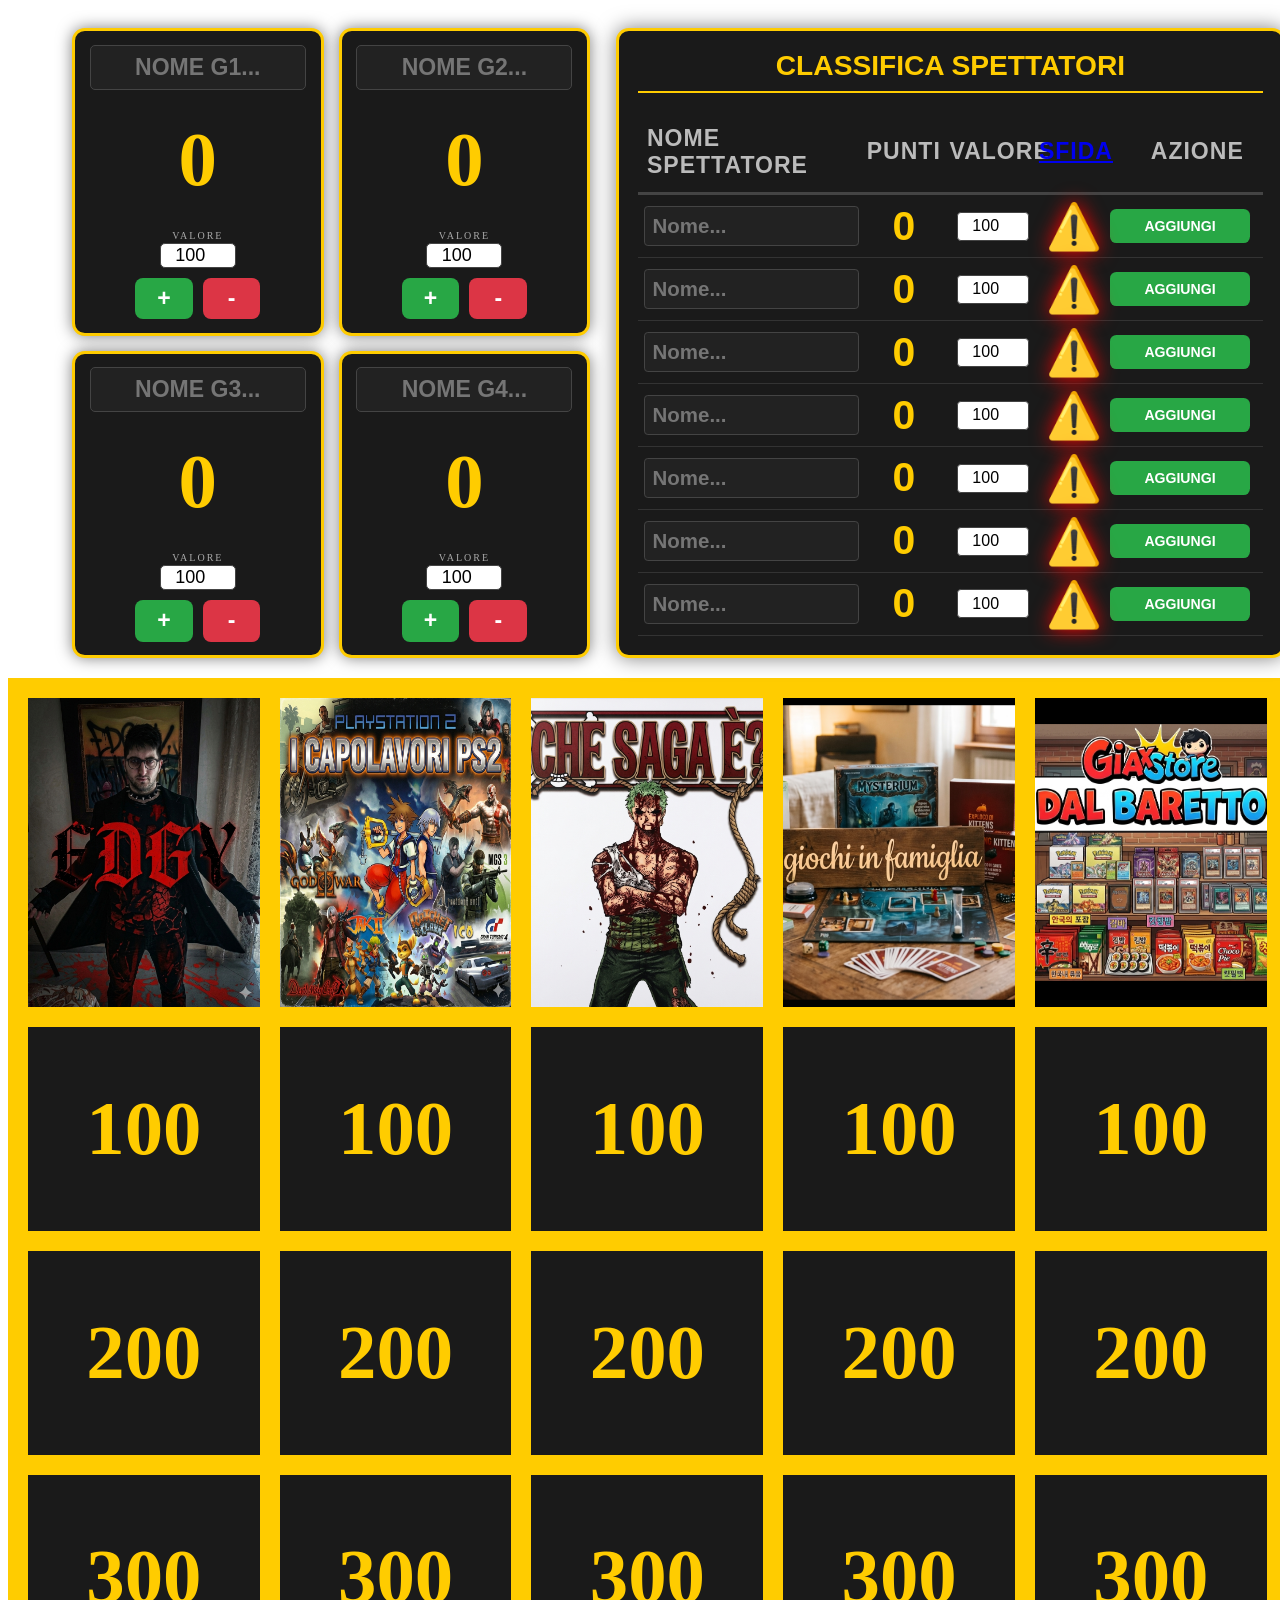
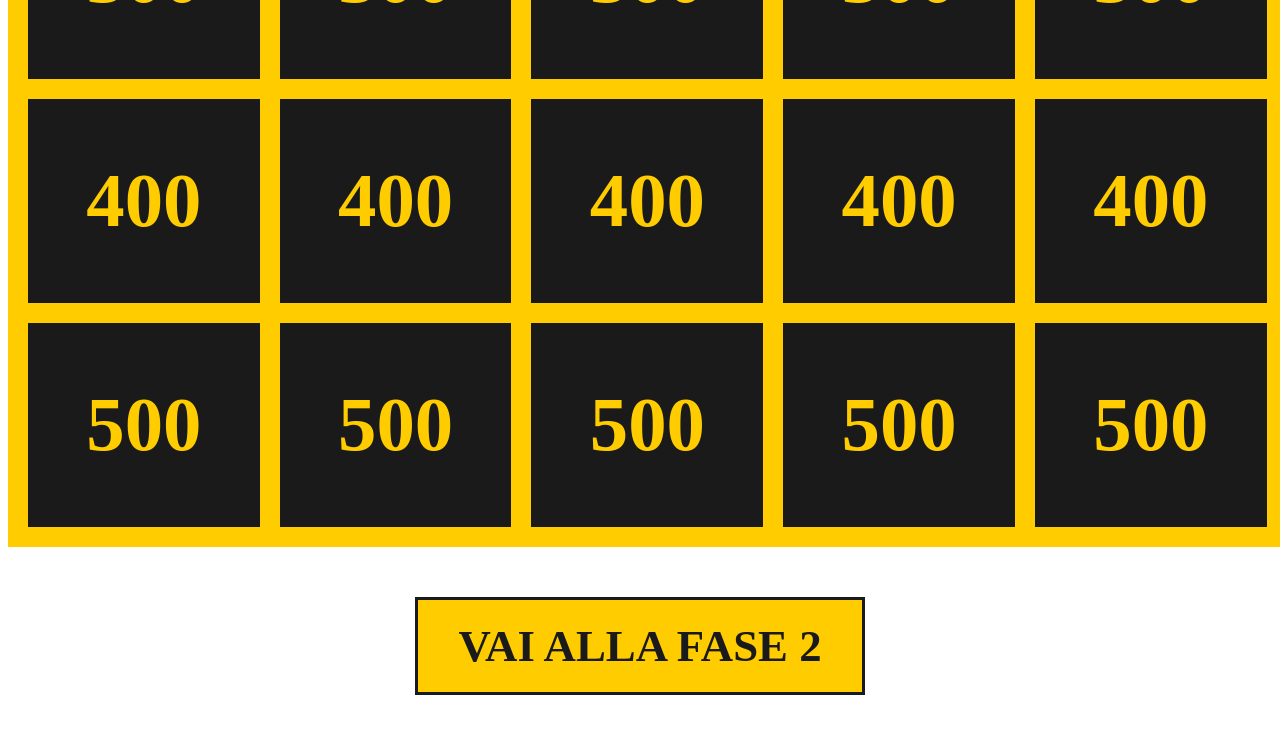
<file: index.html>
<!DOCTYPE html>
<html lang="en">
<head>
    <meta charset="UTF-8">
    <meta name="viewport" content="width=device-width, initial-scale=1.0">
    <title>Giaki Quiz Show</title>
    <link rel="stylesheet" href="css/styles.css">
</head>
<body>
<div style="display: flex; justify-content: center; align-items: stretch; gap: 2vw; margin: 0 auto; width: 98%; padding-left: 5vw; padding-top: 20px;">
    
    <div style="display: grid; grid-template-columns: repeat(2, 1fr); gap: 15px; flex-shrink: 0;">
        <script>
            for(let i=1; i<=4; i++) {
                document.write(`
                    <div style="text-align: center; background: #1a1a1a; border: 0.3vw solid #ffcc00; padding: 1.5vh 1vw; border-radius: 1vw; width: 17vw; min-width: 220px; display: flex; flex-direction: column; justify-content: space-between; align-items: center; box-shadow: 0 0 15px rgba(0,0,0,0.5);">
                        
                        <div style="width: 100%;">
                            <input type="text" id="nomeG${i}" oninput="salvaNomi()" placeholder="NOME G${i}..." style="width: 90%; background: #222; color: #ffcc00; border: 1px solid #444; text-align: center; font-weight: bold; text-transform: uppercase; border-radius: 5px; padding: 8px; font-size: clamp(20px, 1.8vw, 36px);">
                        </div>
                        
                        <div id="punti${i}" style="font-size: clamp(50px, 6vw, 100px); color: #ffcc00; font-weight: bold; margin: 1vh 0;">0</div>
                        
                        <div style="width: 100%;">
                            <div style="color: #aaa; font-size: clamp(10px, 0.7vw, 16px); margin-bottom: 2px; letter-spacing: 2px;">VALORE</div>
                            <input type="number" id="val${i}" value="100" style="width: 5vw; min-width: 70px; font-size: clamp(18px, 1.3vw, 30px); text-align: center; margin-bottom: 10px; border-radius: 5px; border: 1px solid #444; background: white;">
                            
                            <div style="display: flex; justify-content: center; gap: 0.8vw;">
                                <button onclick="modificaPunti(${i}, 'piu')" style="background: #28a745; color: white; border: none; padding: 0.8vh 0; width: 4.5vw; min-width: 50px; cursor: pointer; font-size: clamp(18px, 1.8vw, 35px); font-weight: bold; border-radius: 8px;">+</button>
                                <button onclick="modificaPunti(${i}, 'meno')" style="background: #dc3545; color: white; border: none; padding: 0.8vh 0; width: 4.5vw; min-width: 50px; cursor: pointer; font-size: clamp(18px, 1.8vw, 35px); font-weight: bold; border-radius: 8px;">-</button>
                            </div>
                        </div>
                    </div>
                `);
            }
        </script>
    </div>

    <div style="background: #1a1a1a; border: 0.3vw solid #ffcc00; border-radius: 1vw; padding: 1.5vw; flex-grow: 1; font-family: sans-serif; box-shadow: 0 0 20px rgba(0,0,0,0.5); overflow: hidden; display: flex; flex-direction: column; margin-right: 2vw;">
        <div style="color: #ffcc00; font-size: clamp(22px, 2.2vw, 45px); font-weight: bold; text-align: center; margin-bottom: 2vh; border-bottom: 0.2vw solid #ffcc00; text-transform: uppercase; padding-bottom: 1vh;">
            Classifica Spettatori
        </div>
        
        <table style="width: 100%; color: white; border-collapse: collapse; table-layout: fixed;">
            <thead>
                <tr style="font-size: clamp(20px, 1.8vw, 32px); border-bottom: 3px solid #444; color: #bbb; text-transform: uppercase; letter-spacing: 1px;">
                    <th style="text-align: left; padding: 1.5vh 1vh; width: 35%;">NOME SPETTATORE</th>
                    <th style="text-align: center; width: 15%;">PUNTI</th>
                    <th style="text-align: center; width: 15%;">VALORE</th>
                    <th style="text-align: center; width: 12%;"><a href="trappola.html">SFIDA</a></th> 
                    <th style="text-align: right; padding-right: 1.5vw; width: 23%;">AZIONE</th>
                </tr>
            </thead>
            <tbody>
                <script>
                    for(let i=1; i<=7; i++) {
                        document.write(`
                            <tr style="border-bottom: 1px solid #333;">
                                <td style="padding: 1.2vh 0.5vw;">
                                    <input type="text" id="nomeS${i}" oninput="salvaNomi()" placeholder="Nome..." style="width: 95%; background: #222; color: white; border: 1px solid #444; padding: 0.8vh; font-weight: 900; border-radius: 0.3vw; font-size: clamp(18px, 1.6vw, 36px);">
                                </td>
                                <td id="puntiS${i}" style="text-align: center; font-weight: bold; color: #ffcc00; font-size: clamp(30px, 3.2vw, 65px); line-height: 1.2;">0</td>
                                <td style="text-align: center;">
                                    <input type="number" id="valS${i}" value="100" style="width: 70%; max-width: 100px; font-size: clamp(16px, 1.2vw, 26px); text-align: center; padding: 0.5vh; border-radius: 0.3vw; border: 1px solid #444; background: white; color: black;">
                                </td>
                                <td style="text-align: center;">
                                    <span onclick="this.style.opacity='0.2'; this.style.filter='grayscale(1) shadow(0 0 0 transparent)';" 
                                          style="font-size: clamp(35px, 3.5vw, 65px); cursor: pointer; filter: drop-shadow(0 0 10px red); display: inline-block; transition: all 0.3s; line-height: 1;">
                                        ⚠️
                                    </span>
                                </td>
                                <td style="text-align: right; padding: 1vh 1vw 1vh 0;">
                                    <button onclick="modificaPuntiSpettatore(${i})" style="background: #28a745; color: white; border: none; padding: 1vh 0; cursor: pointer; font-weight: bold; font-size: clamp(14px, 1.1vw, 22px); border-radius: 0.5vw; width: 100%; max-width: 160px; transition: 0.2s;">
                                        AGGIUNGI
                                    </button>
                                </td>
                            </tr>
                        `);
                    }
                </script>
            </tbody>
        </table>
    </div>
</div>

  <div class="tabellone">
  <div class="header"><img src="immagini/Edgy.png"></div>
  <div class="header"><img class="img-ps2" src="immagini/ps2.png"> </div>
  <div class="header"><img class="img-saga" src="immagini/zoro.png"></div>
  <div class="header"><img class="img-giochi" src="immagini/giochi.png"></div>
  <div class="header"><img class="img-baretto" src="immagini/baretto.png"></div>
  
  
  <label for="q1" class="cella">100</label>
  <label for="q2" class="cella">100</label>
  <label for="q3" class="cella">100</label>
  <label for="q4" class="cella">100</label>
  <label for="q5" class="cella">100</label>
  <label for="q6" class="cella">200</label>
  <label for="q7" class="cella">200</label>
  <label for="q8" class="cella">200</label>
  <label for="q9" class="cella">200</label>
  <label for="q10" class="cella">200</label>
  <label for="q11" class="cella">300</label>
  <label for="q12" class="cella">300</label>
  <label for="q13" class="cella">300</label>
  <label for="q14" class="cella">300</label>
  <label for="q15" class="cella">300</label>
  <label for="q16" class="cella">400</label>
  <label for="q17" class="cella">400</label>
  <label for="q18" class="cella">400</label>
  <label for="q19" class="cella">400</label>
  <label for="q20" class="cella">400</label>
  <label for="q21" class="cella">500</label>
  <label for="q22" class="cella">500</label>
  <label for="q23" class="cella">500</label>
  <label for="q24" class="cella">500</label>
  <label for="q25" class="cella">500</label>
</div>


<div class="contenitore-domande">
    <input type="checkbox" id="q1" class="toggle" style="display: none">
  <div class="overlay">
    <div class="box">
      <p>Dimacco</p>
      <input type="checkbox" id="ans1" class="toggle-risposta" style="display:none">
      <p class="risposta">Dracul Mihawk</p>
      <div class="bottoni-box">
        <label for="ans1" class="mostra-risposta">MOSTRA RISPOSTA</label>
      <button type="button" class="chiudi" onclick="this.closest('.overlay').style.display='none'">CHIUDI</button>
    </div>
  </div>
  </div>

  <input type="checkbox" id="q2" class="toggle" style="display: none">
  <div class="overlay">
    <div class="box">
      <p>L'origine del termine "Nomurata"</p>
      <input type="checkbox" id="ans2" class="toggle-risposta" style="display:none">
      <p class="risposta">Kingdom Hearts</p>
      <div class="bottoni-box">
        <label for="ans2" class="mostra-risposta">MOSTRA RISPOSTA</label>
      <button type="button" class="chiudi" onclick="this.closest('.overlay').style.display='none'">CHIUDI</button>
    </div>
  </div>
  </div>

  <input type="checkbox" id="q3" class="toggle" style="display: none">
  <div class="overlay">
    <div class="box">
      <p style="text-align: center;"> <img src="immagini/Alabasta.jpg" style="width: 80%; max-width: 1200px; height: auto; object-fit: contain; border: 0.2vw solid #ffcc00; border-radius: 1vw;"></p>
      <input type="checkbox" id="ans3" class="toggle-risposta" style="display:none">
      <p class="risposta">Alabasta</p>
      <div class="bottoni-box">
        <label for="ans3" class="mostra-risposta">MOSTRA RISPOSTA</label>
      <button type="button" class="chiudi" onclick="this.closest('.overlay').style.display='none'">CHIUDI</button>
    </div>
    </div>
  </div>

  <input type="checkbox" id="q4" class="toggle" style="display: none">
  <div class="overlay">
    <div class="box">
      <p>Sono carini, ma alcuni fanno BOOM!</p>
      <input type="checkbox" id="ans4" class="toggle-risposta" style="display:none">
      <p class="risposta">Exploding Kittens</p>
      <div class="bottoni-box">
        <label for="ans4" class="mostra-risposta">MOSTRA RISPOSTA</label>
      <button type="button" class="chiudi" onclick="this.closest('.overlay').style.display='none'">CHIUDI</button>
    </div>
  </div>
  </div>

  <input type="checkbox" id="q5" class="toggle" style="display: none">
  <div class="overlay">
    <div class="box">
      <p>No compà vedi che la skill c'è, basta sapere come tirarlo </p>
      <input type="checkbox" id="ans5" class="toggle-risposta" style="display:none">
      <p class="risposta">Bayblade</p>
      <div class="bottoni-box">
        <label for="ans5" class="mostra-risposta">MOSTRA RISPOSTA</label>
      <button type="button" class="chiudi" onclick="this.closest('.overlay').style.display='none'">CHIUDI</button>
    </div>
  </div>
  </div>

  <input type="checkbox" id="q6" class="toggle" style="display: none">
  <div class="overlay">
    <div class="box">
      <p>La mia mossa finale avrebbe potuto far estinguere i dinosauri</p>
      <input type="checkbox" id="ans6" class="toggle-risposta" style="display:none">
      <p class="risposta">Sephiroth</p>
      <div class="bottoni-box">
        <label for="ans6" class="mostra-risposta">MOSTRA RISPOSTA</label>
      <button type="button" class="chiudi" onclick="this.closest('.overlay').style.display='none'">CHIUDI</button>
    </div>
  </div>
  </div>

  <input type="checkbox" id="q7" class="toggle" style="display: none">
  <div class="overlay">
    <div class="box">
      <p>Perché limitarsi a bestemmiare quando le divinità le puoi letteralmente massacrare?</p>
      <input type="checkbox" id="ans7" class="toggle-risposta" style="display:none">
      <p class="risposta">God of War</p>
      <div class="bottoni-box">
        <label for="ans7" class="mostra-risposta">MOSTRA RISPOSTA</label>
      <button type="button" class="chiudi" onclick="this.closest('.overlay').style.display='none'">CHIUDI</button>
    </div>
  </div>
  </div>

  <input type="checkbox" id="q8" class="toggle" style="display: none">
  <div class="overlay">
    <div class="box">
      <p style="text-align: center;"> <img src="immagini/nami.jpg" style="width: 80%; max-width: 1200px; height: auto; object-fit: contain; border: 0.2vw solid #ffcc00; border-radius: 1vw;"></p></p>
      <input type="checkbox" id="ans8" class="toggle-risposta" style="display:none">
      <p class="risposta">Arlong Park</p>
      <div class="bottoni-box">
        <label for="ans8" class="mostra-risposta">MOSTRA RISPOSTA</label>
      <button type="button" class="chiudi" onclick="this.closest('.overlay').style.display='none'">CHIUDI</button>
    </div>
    </div>
  </div>

  <input type="checkbox" id="q9" class="toggle" style="display: none">
  <div class="overlay">
    <div class="box">
      <p>Ma quindi le citazioni si possono fare si o no? </p>
      <input type="checkbox" id="ans9" class="toggle-risposta" style="display:none">
      <p class="risposta">Little Secret</p>
      <div class="bottoni-box">
        <label for="ans9" class="mostra-risposta">MOSTRA RISPOSTA</label>
      <button type="button" class="chiudi" onclick="this.closest('.overlay').style.display='none'">CHIUDI</button>
    </div>
  </div>
  </div>

  <input type="checkbox" id="q10" class="toggle" style="display: none">
  <div class="overlay">
    <div class="box">
      <p>Fanno talmente tanto schifo che possono piacere solo a Luigi (e a Diana se sono carini) </p>
      <input type="checkbox" id="ans10" class="toggle-risposta" style="display:none">
      <p class="risposta">Funko Pop (di merda) </p>
      <div class="bottoni-box">
        <label for="ans10" class="mostra-risposta">MOSTRA RISPOSTA</label>
      <button type="button" class="chiudi" onclick="this.closest('.overlay').style.display='none'">CHIUDI</button>
    </div>
  </div>
  </div>

  <input type="checkbox" id="q11" class="toggle" style="display: none">
  <div class="overlay">
    <div class="box">
      <p>La più grande collezione mondiale di armi bianche nascosta al di sotto dei giardini Babilonesi </p>
      <input type="checkbox" id="ans11" class="toggle-risposta" style="display:none">
      <p class="risposta">Gilgamesh</p>
      <div class="bottoni-box">
        <label for="ans11" class="mostra-risposta">MOSTRA RISPOSTA</label>
      <button type="button" class="chiudi" onclick="this.closest('.overlay').style.display='none'">CHIUDI</button>
    </div>
  </div>
  </div>

  <input type="checkbox" id="q12" class="toggle" style="display: none">
  <div class="overlay">
    <div class="box">
      <p>Se li avesse affrontati lui, dei 300 spartani non sarebbe rimasta neanche la leggenda, ma solo una manciata di sabbia persa nel tempo.</p>
      <input type="checkbox" id="ans12" class="toggle-risposta" style="display:none">
      <p class="risposta">Prince of Persia: le sabbie del tempo</p>
      <div class="bottoni-box">
        <label for="ans12" class="mostra-risposta">MOSTRA RISPOSTA</label>
      <button type="button" class="chiudi" onclick="this.closest('.overlay').style.display='none'">CHIUDI</button>
    </div>
  </div>
  </div>

  <input type="checkbox" id="q13" class="toggle" style="display: none">
  <div class="overlay">
    <div class="box">
      <p style="text-align: center;"> <img src="immagini/pugno.jpg" style="width: 80%; max-width: 1200px; height: auto; object-fit: contain; border: 0.2vw solid #ffcc00; border-radius: 1vw;"></p></p>
      <input type="checkbox" id="ans13" class="toggle-risposta" style="display:none">
      <p class="risposta">Arcipelago Sabaody</p>
      <div class="bottoni-box">
        <label for="ans13" class="mostra-risposta">MOSTRA RISPOSTA</label>
      <button type="button" class="chiudi" onclick="this.closest('.overlay').style.display='none'">CHIUDI</button>
    </div>
    </div>
  </div>

  <input type="checkbox" id="q14" class="toggle" style="display: none">
  <div class="overlay">
    <div class="box">
      <p>Se lo dici, perdiamo tutti... anche tu</p>
      <input type="checkbox" id="ans14" class="toggle-risposta" style="display:none">
      <p class="risposta">The Game</p>
      <div class="bottoni-box">
        <label for="ans14" class="mostra-risposta">MOSTRA RISPOSTA</label>
      <button type="button" class="chiudi" onclick="this.closest('.overlay').style.display='none'">CHIUDI</button>
    </div>
  </div>
  </div>

  <input type="checkbox" id="q15" class="toggle" style="display: none">
  <div class="overlay">
    <div class="box">
      <p>Ormai è diventato il Fortnite dei TCG</p>
      <input type="checkbox" id="ans15" class="toggle-risposta" style="display:none">
      <p class="risposta">Magic the Gathering </p>
      <div class="bottoni-box">
        <label for="ans15" class="mostra-risposta">MOSTRA RISPOSTA</label>
      <button type="button" class="chiudi" onclick="this.closest('.overlay').style.display='none'">CHIUDI</button>
    </div>
  </div>
  </div>

    <input type="checkbox" id="q16" class="toggle" style="display: none">
  <div class="overlay">
    <div class="box">
      <p>Il tizio con lo sguardo da lunedì mattina che ti aiuta a passare l'esame solo per dimostrare che sei una pedina nel suo gioco da tavolo mentale.</p>
      <input type="checkbox" id="ans16" class="toggle-risposta" style="display:none">
      <p class="risposta">Kiyotaka Ayanokoji</p>
      <div class="bottoni-box">
        <label for="ans16" class="mostra-risposta">MOSTRA RISPOSTA</label>
      <button type="button" class="chiudi" onclick="this.closest('.overlay').style.display='none'">CHIUDI</button>
    </div>
  </div>
  </div>

  <input type="checkbox" id="q17" class="toggle" style="display: none">
  <div class="overlay">
    <div class="box">
      <p>Dire ad un bambino di non provarci a casa non lo fermerà dallo spaccarsi di botte con i fratelli</p>
      <input type="checkbox" id="ans17" class="toggle-risposta" style="display:none">
      <p class="risposta"> SmackDown vs Raw</p>
      <div class="bottoni-box">
        <label for="ans17" class="mostra-risposta">MOSTRA RISPOSTA</label>
      <button type="button" class="chiudi" onclick="this.closest('.overlay').style.display='none'">CHIUDI</button>
    </div>
  </div>
  </div>

  <input type="checkbox" id="q18" class="toggle" style="display: none">
  <div class="overlay">
    <div class="box">
      <p style="text-align: center;"> <img src="immagini/shoot.png" style="width: 80%; max-width: 1200px; height: auto; object-fit: contain; border: 0.2vw solid #ffcc00; border-radius: 1vw;"></p>
      <input type="checkbox" id="ans18" class="toggle-risposta" style="display:none">
      <p class="risposta">Enies Lobby</p>
      <div class="bottoni-box">
        <label for="ans18" class="mostra-risposta">MOSTRA RISPOSTA</label>
      <button type="button" class="chiudi" onclick="this.closest('.overlay').style.display='none'">CHIUDI</button>
    </div>
    </div>
  </div>

  <input type="checkbox" id="q19" class="toggle" style="display: none">
  <div class="overlay">
    <div class="box">
      <p>Ad oggi, ne puoi visitare solo una </p>
      <input type="checkbox" id="ans19" class="toggle-risposta" style="display:none">
      <p class="risposta">7 Wonders</p>
      <div class="bottoni-box">
        <label for="ans19" class="mostra-risposta">MOSTRA RISPOSTA</label>
      <button type="button" class="chiudi" onclick="this.closest('.overlay').style.display='none'">CHIUDI</button>
    </div>
  </div>
  </div>

  <input type="checkbox" id="q20" class="toggle" style="display: none">
  <div class="overlay">
    <div class="box">
      <p>Ma è un negozio di Hobbistica o una ricostruzione del Giappone Feudale?</p>
      <input type="checkbox" id="ans20" class="toggle-risposta" style="display:none">
      <p class="risposta">Katane</p>
      <div class="bottoni-box">
        <label for="ans20" class="mostra-risposta">MOSTRA RISPOSTA</label>
      <button type="button" class="chiudi" onclick="this.closest('.overlay').style.display='none'">CHIUDI</button>
    </div>
  </div>
  </div>

    <input type="checkbox" id="q21" class="toggle" style="display: none">
  <div class="overlay">
    <div class="box">
      <p>Aiutare mio fratello mi è costato un occhio dalla testa</p>
      <input type="checkbox" id="ans21" class="toggle-risposta" style="display:none">
      <p class="risposta">Itachi Uchiha</p>
      <div class="bottoni-box">
        <label for="ans21" class="mostra-risposta">MOSTRA RISPOSTA</label>
      <button type="button" class="chiudi" onclick="this.closest('.overlay').style.display='none'">CHIUDI</button>
    </div>
  </div>
  </div>

  <input type="checkbox" id="q22" class="toggle" style="display: none">
  <div class="overlay">
    <div class="box">
      <p>Cerchio, destra, Cerchio, destra, sinistra, Quadrato, X... decisamente il più popolare</p>
      <input type="checkbox" id="ans22" class="toggle-risposta" style="display:none">
      <p class="risposta">GTA:San Andreas</p>
      <div class="bottoni-box">
        <label for="ans22" class="mostra-risposta">MOSTRA RISPOSTA</label>
      <button type="button" class="chiudi" onclick="this.closest('.overlay').style.display='none'">CHIUDI</button>
    </div>
  </div>
  </div>

  <input type="checkbox" id="q23" class="toggle" style="display: none">
  <div class="overlay">
    <div class="box">
      <p style="text-align: center;"> <img src="immagini/nera.png" style="width: 80%; max-width: 1200px; height: auto; object-fit: contain; border: 0.2vw solid #ffcc00; border-radius: 1vw;"></p>
      <input type="checkbox" id="ans23" class="toggle-risposta" style="display:none">
      <p class="risposta">Jaya</p>
      <div class="bottoni-box">
        <label for="ans23" class="mostra-risposta">MOSTRA RISPOSTA</label>
      <button type="button" class="chiudi" onclick="this.closest('.overlay').style.display='none'">CHIUDI</button>
    </div>
    </div>
  </div>

  <input type="checkbox" id="q24" class="toggle" style="display: none">
  <div class="overlay">
    <div class="box">
      <p>Basta una singola frase per sprigionare la vena artistica che è in noi </p>
      <input type="checkbox" id="ans24" class="toggle-risposta" style="display:none">
      <p class="risposta">Dixit</p>
      <div class="bottoni-box">
        <label for="ans24" class="mostra-risposta">MOSTRA RISPOSTA</label>
      <button type="button" class="chiudi" onclick="this.closest('.overlay').style.display='none'">CHIUDI</button>
    </div>
  </div>
  </div>

  <input type="checkbox" id="q25" class="toggle" style="display: none">
  <div class="overlay">
    <div class="box">
      <p>Sembrano cose stupide eppure il baretto ci campa vendendole  </p>
      <input type="checkbox" id="ans25" class="toggle-risposta" style="display:none">
      <p class="risposta">Caramelle</p>
      <div class="bottoni-box">
        <label for="ans25" class="mostra-risposta">MOSTRA RISPOSTA</label>
      <button type="button" class="chiudi" onclick="this.closest('.overlay').style.display='none'">CHIUDI</button>
    </div>
  </div>
</div>

<div class="contenitore-fase2">
<a href="fase2.html" class="btn-fase2">VAI ALLA FASE 2</a>
</div>
<script>
// 1. Carica punti E nomi salvati (o array vuoti se è la prima volta)
let punteggi = JSON.parse(localStorage.getItem('puntiG')) || [0, 0, 0, 0];
let puntiSpettatori = JSON.parse(localStorage.getItem('puntiS')) || [0, 0, 0, 0, 0, 0, 0];
let nomiG = JSON.parse(localStorage.getItem('nomiG')) || ["", "", "", ""];
let nomiS = JSON.parse(localStorage.getItem('nomiS')) || ["", "", "", "", "", "", ""];

// 2. Carica tutto all'avvio
window.onload = function() {
    // Carica dati Giocatori
    for(let i=1; i<=4; i++) {
        if(document.getElementById('punti' + i)) document.getElementById('punti' + i).innerText = punteggi[i-1];
        if(document.getElementById('nomeG' + i)) document.getElementById('nomeG' + i).value = nomiG[i-1];
    }
    // Carica dati Spettatori
    for(let i=1; i<=7; i++) {
        if(document.getElementById('puntiS' + i)) document.getElementById('puntiS' + i).innerText = puntiSpettatori[i-1];
        if(document.getElementById('nomeS' + i)) document.getElementById('nomeS' + i).value = nomiS[i-1];
    }
};

// 3. Funzione per salvare i nomi (chiamata ogni volta che scrivi)
function salvaNomi() {
    for(let i=1; i<=4; i++) {
        nomiG[i-1] = document.getElementById('nomeG' + i).value;
    }
    for(let i=1; i<=7; i++) {
        nomiS[i-1] = document.getElementById('nomeS' + i).value;
    }
    localStorage.setItem('nomiG', JSON.stringify(nomiG));
    localStorage.setItem('nomiS', JSON.stringify(nomiS));
}

// 4. Funzioni punti (rimangono quasi uguali)
function modificaPunti(numGiocatore, operazione) {
    let valore = parseInt(document.getElementById('val' + numGiocatore).value) || 0;
    punteggi[numGiocatore - 1] += (operazione === 'piu' ? valore : -valore);
    document.getElementById('punti' + numGiocatore).innerText = punteggi[numGiocatore - 1];
    localStorage.setItem('puntiG', JSON.stringify(punteggi));
}

function modificaPuntiSpettatore(num) {
    let valore = parseInt(document.getElementById('valS' + num).value) || 0;
    puntiSpettatori[num-1] += valore;
    document.getElementById('puntiS' + num).innerText = puntiSpettatori[num-1];
    localStorage.setItem('puntiS', JSON.stringify(puntiSpettatori));
}
</script>
</body>
</html>
</file>
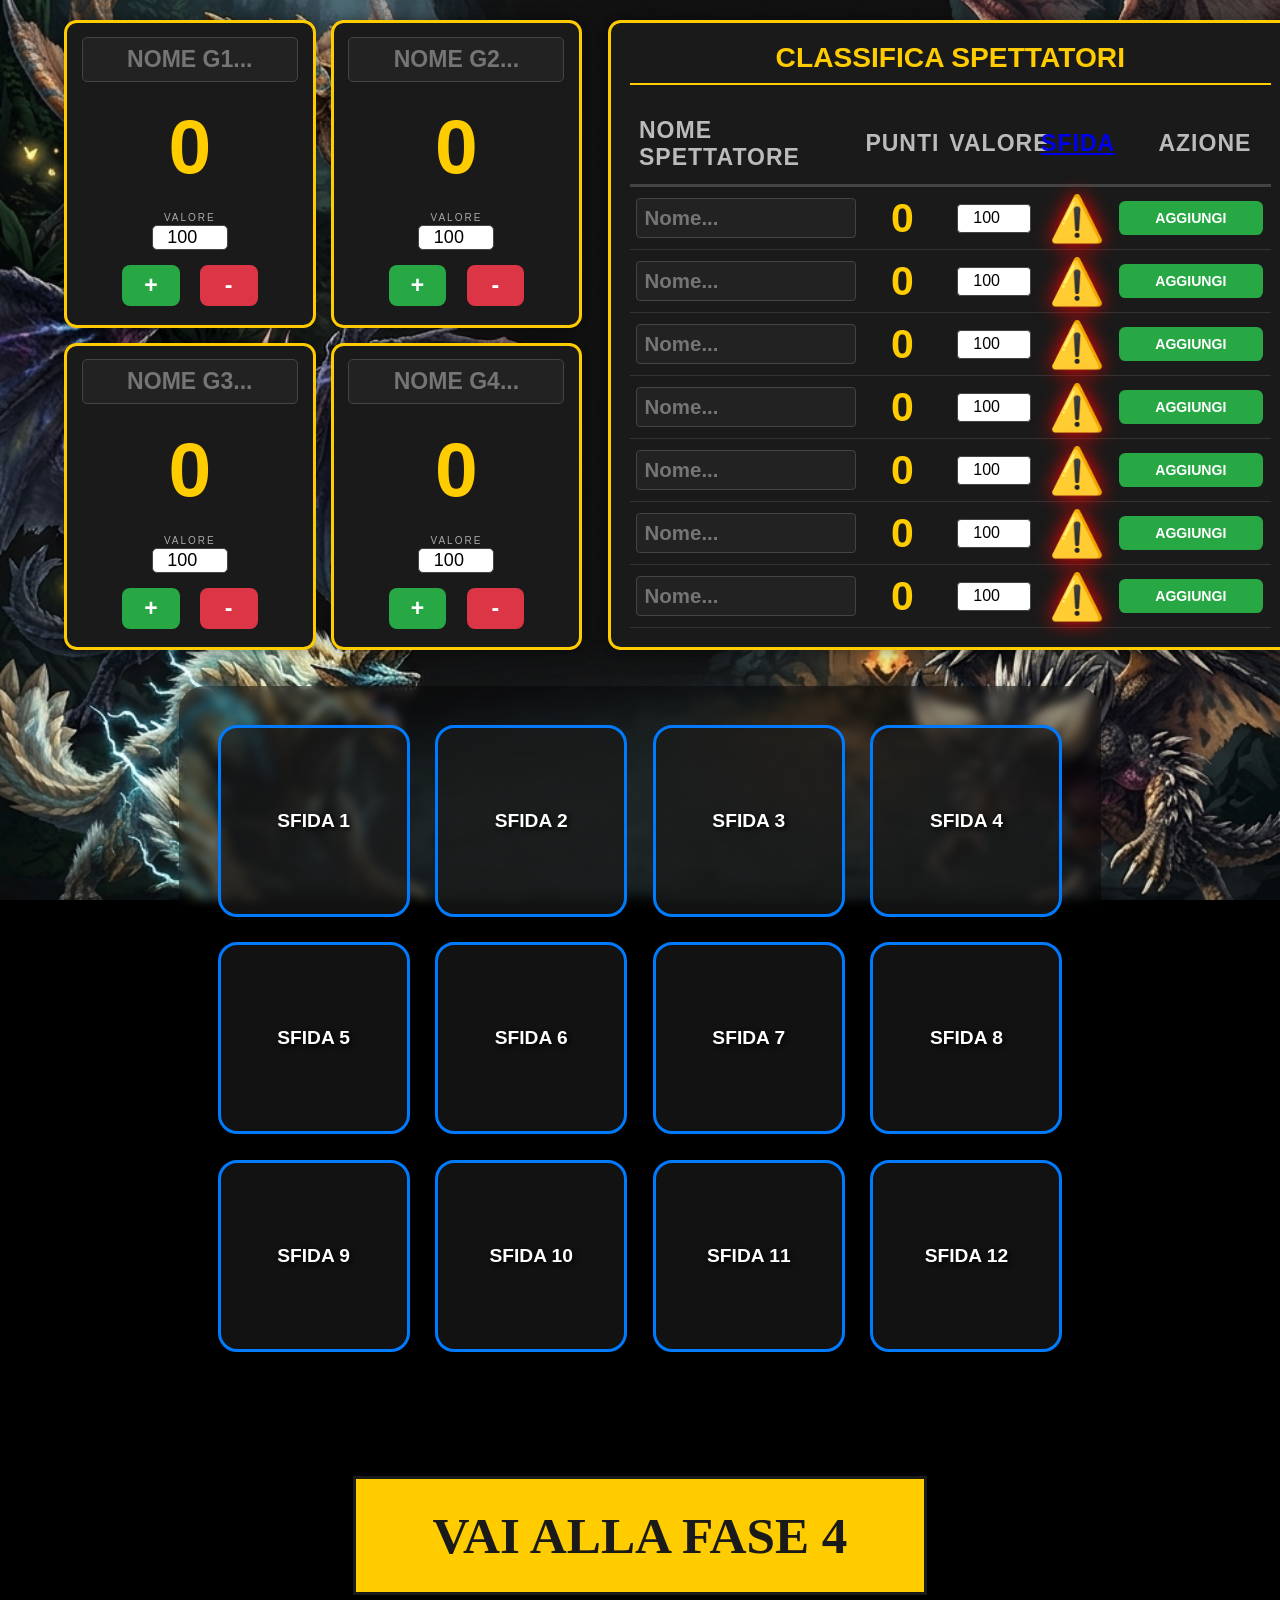
<file: fase3.html>
<!DOCTYPE html>
<html lang="en">
<head>
    <meta charset="UTF-8">
    <meta name="viewport" content="width=device-width, initial-scale=1.0">
    <title>fase 3</title>
    <link rel="stylesheet" href="css/styles3.css">
</head>
<body style="background-image: url(immagini/mhsfondo.png); background-size: cover; background-attachment: fixed; background-position: center; margin: 0; padding: 0;">

    <div style="display: flex; justify-content: center; align-items: stretch; gap: 2vw; margin: 0 auto; width: 98%; padding-left: 5vw; padding-top: 20px;">
    
    <div style="display: grid; grid-template-columns: repeat(2, 1fr); gap: 15px; flex-shrink: 0;">
        <script>
            for(let i=1; i<=4; i++) {
                document.write(`
                    <div style="text-align: center; background: #1a1a1a; border: 0.3vw solid #ffcc00; padding: 1.5vh 1vw; border-radius: 1vw; width: 17vw; min-width: 220px; display: flex; flex-direction: column; justify-content: space-between; align-items: center; box-shadow: 0 0 15px rgba(0,0,0,0.5);">
                        
                        <div style="width: 100%;">
                            <input type="text" id="nomeG${i}" oninput="salvaNomi()" placeholder="NOME G${i}..." style="width: 90%; background: #222; color: #ffcc00; border: 1px solid #444; text-align: center; font-weight: bold; text-transform: uppercase; border-radius: 5px; padding: 8px; font-size: clamp(20px, 1.8vw, 36px);">
                        </div>
                        
                        <div id="punti${i}" style="font-size: clamp(50px, 6vw, 100px); color: #ffcc00; font-weight: bold; margin: 1vh 0;">0</div>
                        
                        <div style="width: 100%;">
                            <div style="color: #aaa; font-size: clamp(10px, 0.7vw, 16px); margin-bottom: 2px; letter-spacing: 2px;">VALORE</div>
                            <input type="number" id="val${i}" value="100" style="width: 5vw; min-width: 70px; font-size: clamp(18px, 1.3vw, 30px); text-align: center; margin-bottom: 10px; border-radius: 5px; border: 1px solid #444; background: white;">
                            
                            <div style="display: flex; justify-content: center; gap: 0.8vw;">
                                <button onclick="modificaPunti(${i}, 'piu')" style="background: #28a745; color: white; border: none; padding: 0.8vh 0; width: 4.5vw; min-width: 50px; cursor: pointer; font-size: clamp(18px, 1.8vw, 35px); font-weight: bold; border-radius: 8px;">+</button>
                                <button onclick="modificaPunti(${i}, 'meno')" style="background: #dc3545; color: white; border: none; padding: 0.8vh 0; width: 4.5vw; min-width: 50px; cursor: pointer; font-size: clamp(18px, 1.8vw, 35px); font-weight: bold; border-radius: 8px;">-</button>
                            </div>
                        </div>
                    </div>
                `);
            }
        </script>
    </div>

    <div style="background: #1a1a1a; border: 0.3vw solid #ffcc00; border-radius: 1vw; padding: 1.5vw; flex-grow: 1; font-family: sans-serif; box-shadow: 0 0 20px rgba(0,0,0,0.5); overflow: hidden; display: flex; flex-direction: column; margin-right: 2vw;">
        <div style="color: #ffcc00; font-size: clamp(22px, 2.2vw, 45px); font-weight: bold; text-align: center; margin-bottom: 2vh; border-bottom: 0.2vw solid #ffcc00; text-transform: uppercase; padding-bottom: 1vh;">
            Classifica Spettatori
        </div>
        
        <table style="width: 100%; color: white; border-collapse: collapse; table-layout: fixed;">
            <thead>
                <tr style="font-size: clamp(20px, 1.8vw, 32px); border-bottom: 3px solid #444; color: #bbb; text-transform: uppercase; letter-spacing: 1px;">
                    <th style="text-align: left; padding: 1.5vh 1vh; width: 35%;">NOME SPETTATORE</th>
                    <th style="text-align: center; width: 15%;">PUNTI</th>
                    <th style="text-align: center; width: 15%;">VALORE</th>
                    <th style="text-align: center; width: 12%;"><a href="trappola.html">SFIDA</a></th> 
                    <th style="text-align: right; padding-right: 1.5vw; width: 23%;">AZIONE</th>
                </tr>
            </thead>
            <tbody>
                <script>
                    for(let i=1; i<=7; i++) {
                        document.write(`
                            <tr style="border-bottom: 1px solid #333;">
                                <td style="padding: 1.2vh 0.5vw;">
                                    <input type="text" id="nomeS${i}" oninput="salvaNomi()" placeholder="Nome..." style="width: 95%; background: #222; color: white; border: 1px solid #444; padding: 0.8vh; font-weight: 900; border-radius: 0.3vw; font-size: clamp(18px, 1.6vw, 36px);">
                                </td>
                                <td id="puntiS${i}" style="text-align: center; font-weight: bold; color: #ffcc00; font-size: clamp(30px, 3.2vw, 65px); line-height: 1.2;">0</td>
                                <td style="text-align: center;">
                                    <input type="number" id="valS${i}" value="100" style="width: 70%; max-width: 100px; font-size: clamp(16px, 1.2vw, 26px); text-align: center; padding: 0.5vh; border-radius: 0.3vw; border: 1px solid #444; background: white; color: black;">
                                </td>
                                <td style="text-align: center;">
                                    <span onclick="this.style.opacity='0.2'; this.style.filter='grayscale(1) shadow(0 0 0 transparent)';" 
                                          style="font-size: clamp(35px, 3.5vw, 65px); cursor: pointer; filter: drop-shadow(0 0 10px red); display: inline-block; transition: all 0.3s; line-height: 1;">
                                        ⚠️
                                    </span>
                                </td>
                                <td style="text-align: right; padding: 1vh 1vw 1vh 0;">
                                    <button onclick="modificaPuntiSpettatore(${i})" style="background: #28a745; color: white; border: none; padding: 1vh 0; cursor: pointer; font-weight: bold; font-size: clamp(14px, 1.1vw, 22px); border-radius: 0.5vw; width: 100%; max-width: 160px; transition: 0.2s;">
                                        AGGIUNGI
                                    </button>
                                </td>
                            </tr>
                        `);
                    }
                </script>
            </tbody>
        </table>
    </div>
</div>
        <div class="container-sfide">
            <script>
                const datiSfide = [
                    { img: ['immagini/skyrim1.png', 'immagini/skyrim2.png', 'immagini/skyrim3.png', 'immagini/skyrim4.png', 'immagini/skyrim5.png', 'immagini/skyrim6.png'], nome: "SKYRIM" },
                    { img: ['immagini/rdr1.png', 'immagini/rdr2.png', 'immagini/rdr3.png', 'immagini/rdr4.png', 'immagini/rdr5.png', 'immagini/rdr6.png'], nome: "RED DEAD REDEMPTION 2" },
                    { img: ['immagini/fma1.jpg', 'immagini/fma2.jpg', 'immagini/fma3.jpg', 'immagini/fma4.jpg', 'immagini/fma5.png', 'immagini/fma6.png'], nome: "FULL METAL ALCHEMIST" },
                    { img: ['immagini/fallout1.jpg', 'immagini/fallout2.jpg', 'immagini/fallout3.jpg', 'immagini/fallout4.jpg', 'immagini/fallout5.jpg', 'immagini/fallout6.png'], nome: "FALLOUT NEW VEGAS" },
                    { img: ['immagini/effect1.png', 'immagini/effect2.jpg', 'immagini/effect3.PNG', 'immagini/effect4.PNG', 'immagini/effect5.jpg', 'immagini/effect6.PNG'], nome: "MASS EFFECT" },
                    { img: ['immagini/tekken1.jpg', 'immagini/tekken2.jpg', 'immagini/tekken3.jpg', 'immagini/tekken4.jpg', 'immagini/tekken5.jpg', 'immagini/tekken6.jpg'], nome: "TEKKEN" },
                    { img: ['immagini/gundam1.PNG', 'immagini/gundam2.png', 'immagini/gundam3.jpg', 'immagini/gundam4.PNG', 'immagini/gundam5.PNG', 'immagini/gundam6.PNG'], nome: "GUNDAM WITCH FROM MERCURY" },
                    { img: ['immagini/zelda1.jpg', 'immagini/zelda2.PNG', 'immagini/zelda3.jpg', 'immagini/zelda4.PNG', 'immagini/zelda5.PNG', 'immagini/zelda6.PNG'], nome: "THE LEGEND OF ZELDA" },
                    { img: ['immagini/ghoul1.PNG', 'immagini/ghoul2.PNG', 'immagini/ghoul3.PNG', 'immagini/ghoul4.PNG', 'immagini/ghoul5.PNG', 'immagini/ghoul6.PNG'], nome: "TOKYO GHOUL" },
                    { img: ['immagini/re1.PNG', 'immagini/re2.PNG', 'immagini/re3.PNG', 'immagini/re4.PNG', 'immagini/re5.PNG', 'immagini/re6.PNG'], nome: "RESIDENT EVIL" },
                    { img: ['immagini/zero1.PNG', 'immagini/zero2.PNG', 'immagini/zero3.PNG', 'immagini/zero4.PNG', 'immagini/zero5.PNG', 'immagini/zero6.PNG'], nome: "RE:ZERO (zero come quello che vale)" },
                    { img: ['immagini/lagan1.PNG', 'immagini/lagan2.PNG', 'immagini/lagan3.PNG', 'immagini/lagan4.PNG', 'immagini/lagan5.PNG', 'immagini/lagan6.PNG'], nome: "GURREN LAGANN" },
                    // Aggiungi gli altri qui...
                ];

                for(let i=1; i<=12; i++) {
                    const sfida = datiSfide[i-1] || { img: ['immagini/placeholder.png'], nome: "???" };
                    const listaImg = JSON.stringify(sfida.img);
                    document.write(`
                        <div class="cd-slot" onclick='apriQuizPersonaggio(this, ${listaImg}, "${sfida.nome}")'>
                            <span>SFIDA ${i}</span>
                        </div>
                    `);
                }
            </script>
        </div>
    </div>

    <div id="overlay-personaggio">
        <div class="popup-content">
            <div id="contenitore-indizi"></div>
            <div id="nome-personaggio" style="display:none; color:#00ff00; font-size:40px; font-weight:bold; text-transform:uppercase; margin:20px;"></div>
            
            <div style="margin-top:20px;">
                <button id="btn-next" onclick="prossimoIndizio()" style="background:#007bff; color:white;">PROSSIMO INDIZIO</button>
                <button onclick="document.getElementById('nome-personaggio').style.display='block'" style="background:#28a745; color:white;">MOSTRA SOLUZIONE</button>
                <button onclick="chiudiQuizPersonaggio()" style="background:#dc3545; color:white;">CHIUDI</button>
            </div>
        </div>
    </div>

    <div class="contenitore-fase4">
<a href="fase4.html" class="btn-fase4">VAI ALLA FASE 4</a>
</div>

    <script>
       // 1. Carica punti E nomi salvati (o array vuoti se è la prima volta)
let punteggi = JSON.parse(localStorage.getItem('puntiG')) || [0, 0, 0, 0];
let puntiSpettatori = JSON.parse(localStorage.getItem('puntiS')) || [0, 0, 0, 0, 0, 0, 0];
let nomiG = JSON.parse(localStorage.getItem('nomiG')) || ["", "", "", ""];
let nomiS = JSON.parse(localStorage.getItem('nomiS')) || ["", "", "", "", "", "", ""];

// 2. Carica tutto all'avvio
window.onload = function() {
    // Carica dati Giocatori
    for(let i=1; i<=4; i++) {
        if(document.getElementById('punti' + i)) document.getElementById('punti' + i).innerText = punteggi[i-1];
        if(document.getElementById('nomeG' + i)) document.getElementById('nomeG' + i).value = nomiG[i-1];
    }
    // Carica dati Spettatori
    for(let i=1; i<=7; i++) {
        if(document.getElementById('puntiS' + i)) document.getElementById('puntiS' + i).innerText = puntiSpettatori[i-1];
        if(document.getElementById('nomeS' + i)) document.getElementById('nomeS' + i).value = nomiS[i-1];
    }
};

// 3. Funzione per salvare i nomi (chiamata ogni volta che scrivi)
function salvaNomi() {
    for(let i=1; i<=4; i++) {
        nomiG[i-1] = document.getElementById('nomeG' + i).value;
    }
    for(let i=1; i<=7; i++) {
        nomiS[i-1] = document.getElementById('nomeS' + i).value;
    }
    localStorage.setItem('nomiG', JSON.stringify(nomiG));
    localStorage.setItem('nomiS', JSON.stringify(nomiS));
}

// 4. Funzioni punti (rimangono quasi uguali)
function modificaPunti(numGiocatore, operazione) {
    let valore = parseInt(document.getElementById('val' + numGiocatore).value) || 0;
    punteggi[numGiocatore - 1] += (operazione === 'piu' ? valore : -valore);
    document.getElementById('punti' + numGiocatore).innerText = punteggi[numGiocatore - 1];
    localStorage.setItem('puntiG', JSON.stringify(punteggi));
}

function modificaPuntiSpettatore(num) {
    let valore = parseInt(document.getElementById('valS' + num).value) || 0;
    puntiSpettatori[num-1] += valore;
    document.getElementById('puntiS' + num).innerText = puntiSpettatori[num-1];
    localStorage.setItem('puntiS', JSON.stringify(puntiSpettatori));
}

        // LOGICA QUIZ
        let indiziAttuali = [];
        let indiceIndizio = 0;
        let slotAttivo = null;

        function apriQuizPersonaggio(elemento, listaImmagini, nomeSoluzione) {
            slotAttivo = elemento;
            indiziAttuali = listaImmagini;
            indiceIndizio = 0;
            const box = document.getElementById('contenitore-indizi');
            box.innerHTML = ""; 
            aggiungiImmagine(indiziAttuali[0]);
            document.getElementById('nome-personaggio').innerText = nomeSoluzione;
            document.getElementById('nome-personaggio').style.display = 'none';
            document.getElementById('btn-next').disabled = false;
            document.getElementById('btn-next').style.opacity = "1";
            document.getElementById('overlay-personaggio').style.display = 'flex';
        }

        function aggiungiImmagine(src) {
            const img = document.createElement('img');
            img.src = src;
            document.getElementById('contenitore-indizi').appendChild(img);
        }

        function prossimoIndizio() {
            if (indiceIndizio < indiziAttuali.length - 1) {
                indiceIndizio++;
                aggiungiImmagine(indiziAttuali[indiceIndizio]);
            }
            if (indiceIndizio === indiziAttuali.length - 1) {
                document.getElementById('btn-next').disabled = true;
                document.getElementById('btn-next').style.opacity = "0.3";
            }
        }

        function chiudiQuizPersonaggio() {
            document.getElementById('overlay-personaggio').style.display = 'none';
            if (slotAttivo) {
                slotAttivo.style.filter = "grayscale(100%) brightness(20%)";
                slotAttivo.style.pointerEvents = "none";
                slotAttivo.style.borderColor = "#333";
            }
        }
    </script>
</body>
</html>
</file>
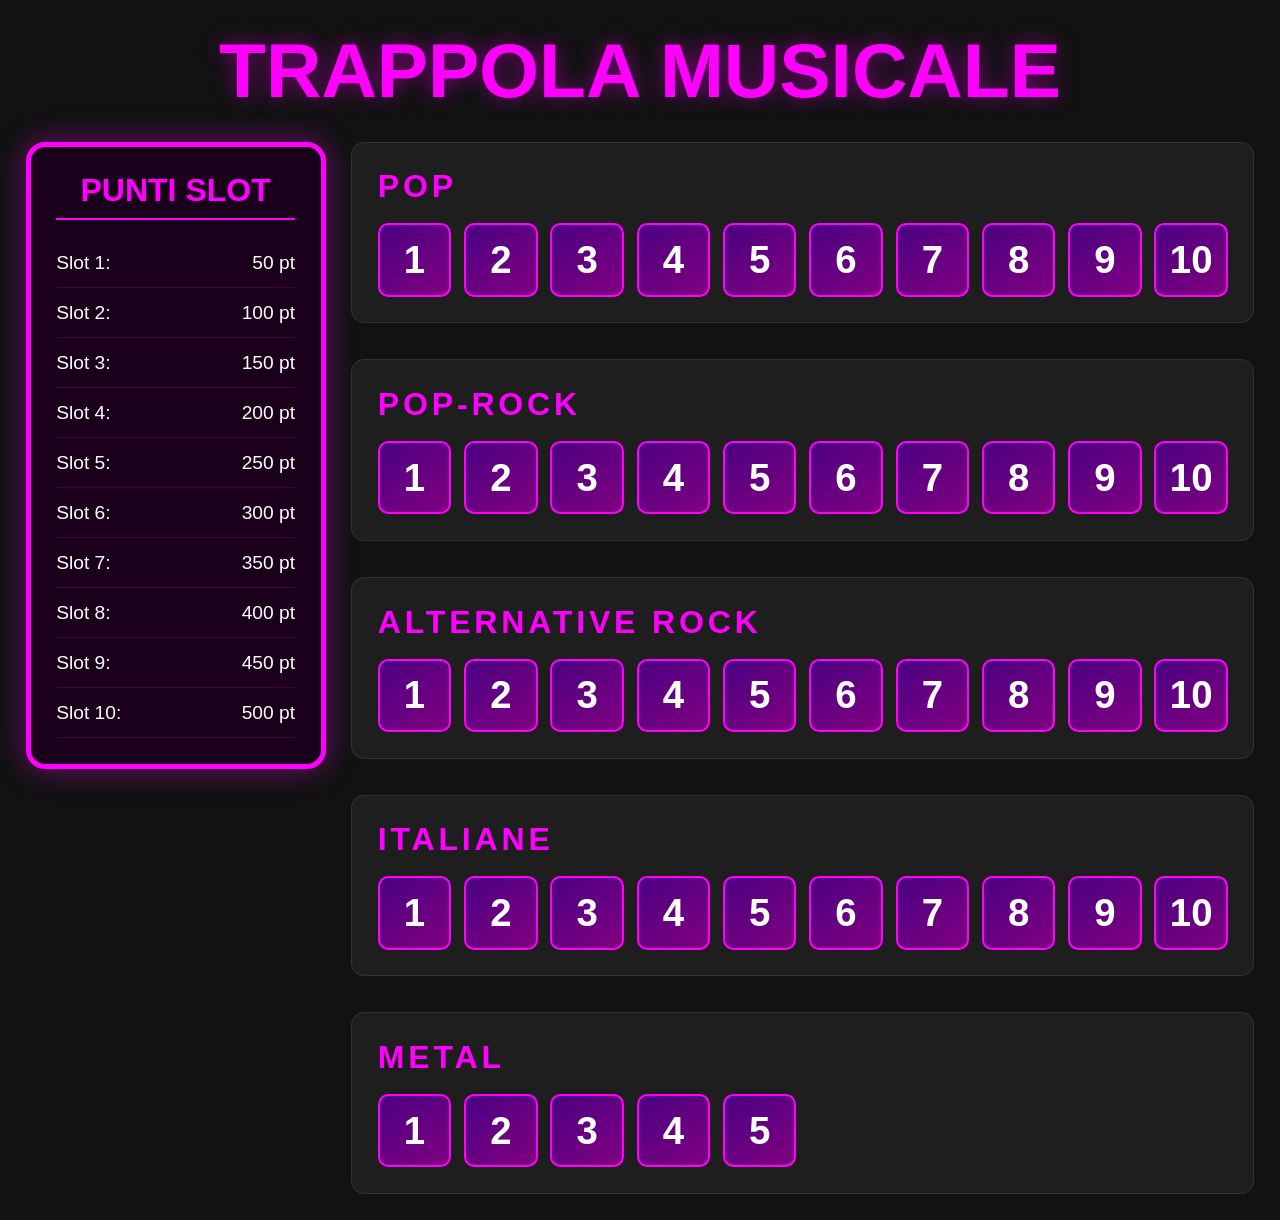
<file: trappola.html>
<!DOCTYPE html>
<html lang="it">
<head>
    <meta charset="UTF-8">
    <meta name="viewport" content="width=device-width, initial-scale=1.0">
    <title>Trappola Musicale</title>
    <style>
        /* --- RESET E BASE --- */
        * { box-sizing: border-box; margin: 0; padding: 0; }

        body {
            background-color: #121212;
            color: white;
            font-family: 'Segoe UI', sans-serif;
            padding: 2vw;
            display: flex;
            flex-direction: column;
            align-items: center;
            min-height: 100vh;
            width: 100%;
            overflow-x: hidden;
        }

        /* --- TITOLO PRINCIPALE --- */
        h1 {
            color: #ff00ff;
            text-shadow: 0 0 20px #800080;
            font-size: clamp(3rem, 6vw, 8rem); /* Cresce con lo schermo */
            margin-bottom: 3vh;
            text-align: center;
        }

        /* --- LAYOUT ORIZZONTALE --- */
        .main-wrapper {
            display: flex;
            flex-direction: row;
            width: 100%;
            max-width: 98vw;
            gap: 2vw;
            align-items: flex-start;
        }

        /* --- LEGENDA / PUNTEGGI (SINISTRA) --- */
        .box-punteggi {
            background: #1a001a;
            border: 0.4vw solid #ff00ff; /* Bordo proporzionale */
            border-radius: 1.5vw;
            padding: 2vw;
            width: clamp(300px, 20vw, 600px); /* Molto più grande su 4K */
            flex-shrink: 0;
            box-shadow: 0 0 30px rgba(255, 0, 255, 0.4);
        }

        .titolo-punteggi {
            color: #ff00ff;
            text-align: center;
            font-weight: bold;
            font-size: clamp(1.5rem, 2.5vw, 4rem); /* Legenda leggibile */
            margin-bottom: 2vh;
            border-bottom: 0.2vw solid #ff00ff;
            padding-bottom: 1vh;
        }

        .riga-punteggio {
            display: flex;
            justify-content: space-between;
            padding: 1.5vh 0;
            border-bottom: 1px solid #440044;
            font-size: clamp(1rem, 1.5vw, 2.5rem); /* Testo legenda grande */
        }

        /* --- GRIGLIA (DESTRA) --- */
        .super-griglia {
            flex-grow: 1;
            display: flex;
            flex-direction: column;
            gap: 4vh;
        }

        .sezione {
            background: #1e1e1e;
            border-radius: 1vw;
            padding: 2vw;
            border: 1px solid #333;
        }

        /* TITOLI CATEGORIE (ORA GIGANTI) */
        .titolo-sezione {
            font-size: clamp(1.5rem, 2.5vw, 4.5rem); 
            font-weight: bold;
            color: #ff00ff;
            margin-bottom: 2vh;
            text-transform: uppercase;
            letter-spacing: 0.3vw;
        }

        .slot-container {
            display: grid;
            grid-template-columns: repeat(10, 1fr); 
            gap: 1vw;
        }

        /* --- SLOT --- */
        .slot {
            background: linear-gradient(145deg, #4b0082, #800080);
            color: white;
            border: 0.2vw solid #ff00ff;
            border-radius: 0.8vw;
            aspect-ratio: 1 / 1; 
            display: flex;
            justify-content: center;
            align-items: center;
            font-size: clamp(1.5rem, 3vw, 5rem); /* Numeri grandi */
            font-weight: bold;
            cursor: pointer;
            transition: 0.2s;
        }

        .slot:hover:not(.oscurato) {
            transform: scale(1.05);
            box-shadow: 0 0 2vw #ff00ff;
        }

        .slot.oscurato {
            background: #111 !important;
            opacity: 0.3;
            filter: grayscale(1);
        }

        /* --- POPUP RESPONSIVO GIGANTE --- */
        .popup-overlay {
            display: none;
            position: fixed;
            inset: 0;
            background: rgba(0,0,0,0.95);
            z-index: 9999;
            justify-content: center;
            align-items: center;
        }

        .popup-content {
            background: #1a001a;
            border: 0.5vw solid #ff00ff;
            padding: 5vw;
            border-radius: 2vw;
            width: 80vw; /* Occupa l'80% della larghezza */
            max-width: 1600px;
            text-align: center;
            box-shadow: 0 0 5vw #ff00ff;
        }

        #popupTitolo {
            font-size: clamp(2rem, 4vw, 6rem); /* Titolo popup enorme */
            margin-bottom: 4vh;
            color: #ff00ff;
        }

        /* AUDIO PLAYER GIGANTE */
        audio {
            width: 100%;
            height: 8vh; /* Player più alto e facile da cliccare */
            margin: 4vh 0;
        }

        #areaRisposta {
            font-size: clamp(2rem, 5vw, 8rem); /* Risposta gigante */
            margin: 4vh 0;
            color: #1DB954;
            font-weight: bold;
            text-shadow: 0 0 1vw #1DB954;
        }

        .popup-btn-container {
            display: flex;
            justify-content: center;
            gap: 2vw;
            margin-top: 4vh;
        }

        .btn-pop {
            padding: 2vh 4vw;
            font-size: clamp(1rem, 2vw, 3rem); /* Bottoni grandi */
            border-radius: 5vw;
            border: none;
            cursor: pointer;
            font-weight: bold;
            text-transform: uppercase;
        }

        .btn-risposta { background: #1DB954; color: white; }
        .btn-chiudi { background: #555; color: white; }

    </style>
</head>
<body>

    <h1>TRAPPOLA MUSICALE</h1>

    <div class="main-wrapper">
        <div class="box-punteggi" id="punteggi-musica">
            <div class="titolo-punteggi">PUNTI SLOT</div>
            </div>

        <div class="super-griglia" id="gridContainer">
            </div>
    </div>

    <div class="popup-overlay" id="popupOverlay">
        <div class="popup-content">
            <div id="popupTitolo"></div>
            
            <audio id="audioPlayer" controls></audio>
            
            <div id="areaRisposta" style="display:none;"></div>
            
            <div class="popup-btn-container">
                <button class="btn-pop btn-risposta" id="btnMostraRisposta">Mostra Risposta</button>
                <button class="btn-pop btn-chiudi" id="btnChiudiPopup">Chiudi</button>
            </div>
        </div>
    </div>

    <script>
        const nomiSezioni = ["POP", "POP-ROCK", "ALTERNATIVE ROCK", "ITALIANE", "METAL"];
        const configGriglia = [10, 10, 10, 10, 5];
        const gridContainer = document.getElementById('gridContainer');

        // DATABASE E LOGICA JS (Invariata ma con puntamenti corretti)
        const databaseCanzoni = {
            '1_1': { file: 'audio/1_1.mp3', risposta: 'Ed Sheeran - Shape of You (4 miliardi e 8 milioni)' },
            '1_2': { file: 'audio/pop2.mp3', risposta: 'Coldplay Viva la Vita (3 miliardi 2 milioni)' },
            '1_3': { file: 'audio/pop3.mp3', risposta: 'Avicii - Wake Me Up (3 milioni)' },
            '1_4': { file: 'audio/pop4.mp3', risposta: 'Michaels Jakson - Billie Jean (2 miliardi  e 6 milioni)' },
            '1_5': { file: 'audio/pop5.mp3', risposta: 'One Direction - Night Changes (2 miliardi 5 milioni)' },
            '1_6': { file: 'audio/pop6.mp3', risposta: 'Gotye - Somebody that i Used to Know (2 miliardi e 4 milioni)' },
            '1_7': { file: 'audio/pop7.mp3', risposta: 'Backstreet Boys - I Want it that Way (2 miliardi)' },
            '1_8': { file: 'audio/pop8.mp3', risposta: 'Carly Ray Jepsen - Call Me Maybe (1 miliardo 9 milioni)' },
            '1_9': { file: 'audio/pop9.mp3', risposta: 'Taylor Swift - Shake in Off (1 miliardo 8 milioni)' },
            '1_10': { file: 'audio/pop10.mp3', risposta: 'Lady Gaga - Just Dance (1 miliardo 7 milioni)' },
            '2_1': { file: 'audio/prock1.mp3', risposta: 'The Police - Every Breath you Take (3 miliardi e 400 milioni)' },
            '2_2': { file: 'audio/prock2.mp3', risposta: 'Imagine Dragons - Demons (2 miliardi e 9 milioni)' },
            '2_3': { file: 'audio/prock3.mp3', risposta: 'Toto - Africa (2 miliardi 500 milioni)' },
            '2_4': { file: 'audio/prock4.mp3', risposta: 'Bon Jovi - Livin on a Prayer (2 miliardi e 2 milioni)' },
            '2_5': { file: 'audio/prock5.mp3', risposta: 'Queen - Under Pressure (2 miliardi e 1 milioni)' },
            '2_6': { file: 'audio/prock6.mp3', risposta: 'Red Hot Chili Peppers - Californication (1 miliardo e 9 milioni)' },
            '2_7': { file: 'audio/prock7.mp3', risposta: 'The Cranberries - Zombie (1 miliardo e 7 milioni)' },
            '2_8': { file: 'audio/prock8.mp3', risposta: 'U2 - With or Without you (1 miliardo e 4 milioni)' },
            '2_9': { file: 'audio/prock9.mp3', risposta: 'Pink Floyd - Another Brick in the Wall (1 miliardo e 2 milioni)' },
            '2_10': { file: 'audio/prock10.mp3', risposta: 'Depeche Mode - Enjoy the Silence (900 milioni)' },
            '3_1': { file: 'audio/arock1.mp3', risposta: 'The Killers - Mr. Brighside (3 miliardi e 1 milione)' },
            '3_2': { file: 'audio/arock2.mp3', risposta: 'Linking Park - In the End  (3 miliardi)' },
            '3_3': { file: 'audio/arock3.mp3', risposta: 'Nirvana - Smells Like Teen Spirit (2 miliardi e 8 milioni)' },
            '3_4': { file: 'audio/arock4.mp3', risposta: 'Radiohead - Creep (2 miliardi e 8 milioni)' },
            '3_5': { file: 'audio/arock5.mp3', risposta: 'Evanescence - Bring me to Life (1 miliardo e 9 milioni)' },
            '3_6': { file: 'audio/arock6.mp3', risposta: 'Nickelback - How you Remind Me (1 miliardo 600 milioni)' },
            '3_7': { file: 'audio/arock7.mp3', risposta: 'Green Day - Boulevard of Broken Dreem  (1 miliardo e 2)' },
            '3_8': { file: 'audio/arock8.mp3', risposta: 'Skillet - Monster (1 milioardo' },
            '3_9': { file: 'audio/arock9.mp3', risposta: '30 Second to Mars - The Kill (900 milioni)' },
            '3_10': { file: 'audio/arock10.mp3', risposta: 'Muse - Starligth (500 milioni)' },
            '4_1': { file: 'audio/ita1.mp3', risposta: 'Maneskin - Zitti e Buoni (600 milioni)' },
            '4_2': { file: 'audio/ita2.mp3', risposta: 'Mahmood - Tuta Gold (143 milioni)' },
            '4_3': { file: 'audio/ita3.mp3', risposta: 'Marco Mengoni - Due Vite (132 milioni)' },
            '4_4': { file: 'audio/ita4.mp3', risposta: 'Annalisa - Sinceramente (115 milioni)' },
            '4_5': { file: 'audio/ita5.mp3', risposta: 'Achille Laureo - 16 Marzo (80 milioni)' },
            '4_6': { file: 'audio/ita6.mp3', risposta: 'Tiziano Ferro - Ti Scatterò una Foto (70 milioni)' },
            '4_7': { file: 'audio/ita7.mp3', risposta: 'Ligabue - Piccola Stella Senza Cielo (67 milioni)' },
            '4_8': { file: 'audio/ita8.mp3', risposta: 'Gianluca Grignani - Destinazione Paradiso' },
            '4_9': { file: 'audio/ita9.mp3', risposta: 'Fabrizio de Andrè - Via del Campo (34 milioni)' },
            '4_10': { file: 'audio/ita10.mp3', risposta: 'Franco Battiato - Cuccurucucu (32 milioni)' },
            '5_1': { file: 'audio/metal1.mp3', risposta: 'System of a Down - Chop Suey  (1 miliardo e 900 milioni' },
            '5_2': { file: 'audio/metal2.mp3', risposta: 'Metallica - Master of Puppets (1 miliardo e 2)' },
            '5_3': { file: 'audio/metal3.mp3', risposta: 'Bring Me the Horizon - Can You Fell My Heart (800 milioni)' },
            '5_4': { file: 'audio/metal4.mp3', risposta: 'Black Sabbath - Iron Man (700 milioni)' },
            '5_5': { file: 'audio/metal5.mp3', risposta: 'Iron Maiden - Fear of the Dark (400 milioni)' },

            

            
            // ... il resto del tuo database
        };

        let slotCorrente = null;

        configGriglia.forEach((numSlot, index) => {
            const sezione = document.createElement('div');
            sezione.className = 'sezione';
            sezione.innerHTML = `<div class="titolo-sezione">${nomiSezioni[index]}</div>`;
            
            const container = document.createElement('div');
            container.className = 'slot-container';

            for (let i = 1; i <= numSlot; i++) {
                const btn = document.createElement('button');
                btn.className = 'slot';
                btn.innerText = i;
                const id = (index + 1) + "_" + i;
                
                btn.onclick = () => {
                    slotCorrente = btn;
                    const dati = databaseCanzoni[id];
                    document.getElementById('popupTitolo').innerText = `${nomiSezioni[index]} - SLOT ${i}`;
                    document.getElementById('areaRisposta').style.display = 'none';
                    document.getElementById('areaRisposta').innerText = dati ? dati.risposta : "Nessuna Risposta";
                    document.getElementById('audioPlayer').src = dati ? dati.file : "";
                    document.getElementById('audioPlayer').load();
                    document.getElementById('popupOverlay').style.display = 'flex';
                };
                container.appendChild(btn);
            }
            sezione.appendChild(container);
            gridContainer.appendChild(sezione);
        });

        document.getElementById('btnMostraRisposta').onclick = () => {
            document.getElementById('areaRisposta').style.display = 'block';
        };

        document.getElementById('btnChiudiPopup').onclick = () => {
            document.getElementById('popupOverlay').style.display = 'none';
            document.getElementById('audioPlayer').pause();
            if(slotCorrente) slotCorrente.classList.add('oscurato');
        };

        // Riempimento Legenda Punti
        const boxPunteggi = document.getElementById('punteggi-musica');
        for (let i = 1; i <= 10; i++) {
            const riga = document.createElement('div');
            riga.className = 'riga-punteggio';
            riga.innerHTML = `<span>Slot ${i}:</span> <span>${i * 50} pt</span>`;
            boxPunteggi.appendChild(riga);
        }
    </script>
</body>
</html>
</file>
<file: css/styles.css>
/* LA GRIGLIA: Torna a essere semplice e pulita */
.tabellone {
    display: grid;
    grid-template-columns: repeat(5, 1fr); 
    gap: 20px;            /* Aumentato il gap tra le celle */
    background-color: #ffcc00;
    padding: 20px;
    width: 98%;           /* Quasi tutta la larghezza */
    max-width: 3200px;    /* Spinto oltre per il 4K */
    margin: 20px auto; 
    min-height: 85vh;     /* Forza il tabellone a occupare l'85% dell'altezza schermo */
}

.cella {
    background-color: #1a1a1a;
    color: #ffcc00;
    /* Aumentato il padding verticale per rendere le celle più alte */
    padding: 6vh 0;       
    font-size: clamp(40px, 6vw, 110px); /* Font più grande per i numeri */
    cursor: pointer;
    border: 4px solid transparent;
    text-align: center;
    font-weight: bold;
    display: flex;
    align-items: center;
    justify-content: center;
}

.main-dashboard {
    display: flex;
    flex-wrap: wrap; /* Permette ai blocchi di andare a capo su schermi piccoli */
    gap: 20px;
    margin: 20px;
    justify-content: center;
}

.cella:hover { border-color: white; }

/* LOGICA DELLE DOMANDE (Invisibili di base) */
.toggle { display: none; }

.overlay {
  position: fixed;
  top: 0; left: 0;
  width: 100%; height: 100%;
  background: rgba(0,0,0,0.95);
  display: none; /* NASCOSTO */
  justify-content: center;
  align-items: center;
  z-index: 9999; /* SOPRA A TUTTO */
}

/* LA MAGIA: Se il checkbox è cliccato, mostra l'overlay che lo segue subito dopo */
.toggle:checked + .overlay {
  display: flex;
}

.toggle:checked + .cella {
    background-color: #333;    /* Grigio scuro */
    color: #666;               /* Testo grigio spento */
    border-color: #444;        /* Bordo meno visibile */
    cursor: default;           /* Toglie la manina, indicando che non è più cliccabile */
    pointer-events: none;      /* BLOCCA i click futuri sulla cella */
}

.box {
  background: #1a1a1a;
  border: 6px solid #ffcc00;
  padding: 60px;
  color: white;
  text-align: center;
  width: 80%;
  max-width: 900px;
  min-height: 400px;

}

.chiudi {
  display: block;
  margin-top: 30px;
  color: #ffcc00;
  cursor: pointer;
  text-decoration: underline;
}

.header {
    width: 100% !important;      /* Si allarga fino a toccare i bordi laterali */
    height: 100% !important;     /* Si allunga fino a toccare i bordi verticali */
    flex: 0 0 350px !important;
    min-height: 250px !important;  /* Altezza minima per non farle sparire */
    padding: 0 !important;         /* Zero nero ai bordi */
    display: block !important;
    align-items: stretch !important; /* Forza il contenuto a coprire l'altezza */
    overflow: hidden !important;
    background-color: black !important;
    border: none !important;    /* Toglie il giallo */
    margin: 0 !important;      /* Incolla le celle tra loro */
}

p { 
    font-size: clamp(40px, 6vw, 120px) !important; 
    font-weight: 900; /* Grassetto ultra per massima leggibilità */
    color: white;
    margin-bottom: 5vh; /* Spazio verticale basato sull'altezza schermo */
    line-height: 1.2;
    text-shadow: 2px 2px 10px rgba(0,0,0,0.5); /* Ombra per distaccarlo dallo sfondo */
    width: 90%; /* Evita che il testo tocchi i bordi del box */
    margin-left: auto;
    margin-right: auto;
}

.contenitore-fase2 {
    text-align: center;      
    margin-top: 50px;        
    margin-bottom: 50px;     
}

.btn-fase2 {
    display: inline-block;
    padding: 20px 40px;
    background-color: #ffcc00; 
    color: #1a1a1a;            
    font-size: 3.5vw;
    font-weight: bold;
    text-decoration: none;     
    border: 3px solid #1a1a1a;
    transition: 0.3s;          
    cursor: pointer;
}

.btn-fase2:hover {
    background-color: white;   
    transform: scale(1.05);     
}

/* img {
    max-width: 100%;
    max-height: 100%;
    object-fit: contain;
    border: 4px solid white;
    border-radius: 4px;
}*/

/*.ps2 {
    object-position: center top;
    
}*/

.header img {
    width: 100%;
    height: 100%;
    object-fit: contain;
    background-color: black;
    display: block;
}

body:has(#q1:checked) .cella[for="q1"],
body:has(#q2:checked) .cella[for="q2"],
body:has(#q3:checked) .cella[for="q3"],
body:has(#q4:checked) .cella[for="q4"],
body:has(#q5:checked) .cella[for="q5"],
body:has(#q6:checked) .cella[for="q6"],
body:has(#q7:checked) .cella[for="q7"],
body:has(#q8:checked) .cella[for="q8"],
body:has(#q9:checked) .cella[for="q9"],
body:has(#q10:checked) .cella[for="q10"],
body:has(#q11:checked) .cella[for="q11"],
body:has(#q12:checked) .cella[for="q12"],
body:has(#q13:checked) .cella[for="q13"],
body:has(#q14:checked) .cella[for="q14"],
body:has(#q15:checked) .cella[for="q15"],
body:has(#q16:checked) .cella[for="q16"],
body:has(#q17:checked) .cella[for="q17"],
body:has(#q18:checked) .cella[for="q18"],
body:has(#q19:checked) .cella[for="q19"],
body:has(#q20:checked) .cella[for="q20"],
body:has(#q21:checked) .cella[for="q21"],
body:has(#q22:checked) .cella[for="q22"],
body:has(#q23:checked) .cella[for="q23"],
body:has(#q24:checked) .cella[for="q24"],
body:has(#q25:checked) .cella[for="q25"]  {
    background-color: #333 !important;
    color: #666 !important;
    border-color: #444 !important;
    pointer-events: none !important; /* Blocca i click futuri sulla cella */
    opacity: 0.5;
}

.chiudi {
    display: block;          /* Lo mette su una riga nuova rispetto alla domanda */
    width: fit-content;      /* Largo quanto il testo */
    margin: 30px auto 0;     /* Lo centra orizzontalmente e lo stacca dal testo sopra */
    padding: 12px 30px;      /* Gli dà spessore (fondamentale per cliccarlo bene!) */
    background-color: #ffcc00; /* Giallo acceso */
    color: #1a1a1a;          /* Testo nero */
    font-weight: bold;
    text-transform: uppercase;
    cursor: pointer;
    border-radius: 5px;
    border: 2px solid #ffcc00;
    transition: background 0.3s; /* Effetto morbido al passaggio del mouse */
    position: relative; /* Fondamentale per far funzionare lo z-index */
    z-index: 9999 !important; /* Lo porta in cima a tutto */
    cursor: pointer;
    border: none;       /* Rimuove il bordo predefinito del bottone */
    outline: none;
    display: block;
}

.box {
    background: #1a1a1a;
    border: 6px solid #ffcc00;
    padding: 5vh 3vw; /* Padding responsivo */
    color: white;
    text-align: center;
    width: 85%; /* Più largo per ospitare testo grande */
    max-width: 1600px; /* Aumentato per schermi 4K */
    min-height: 50vh; /* Occupa metà dell'altezza dello schermo */
    display: flex;
    flex-direction: column;
    justify-content: center;
    align-items: center;
}

.overlay, .box, .chiudi {
    pointer-events: auto !important;
}

.risposta {
    opacity: 0;
    transition: opacity 0.3s ease;
    color: #ffcc00; /* Giallo per farla risaltare */
    font-weight: bold;
    font-size: 3.5vw;
    margin: 20px 0;
    text-align: center;
}

.toggle-risposta:checked + .risposta {
    opacity: 1;
}

.mostra-risposta, .chiudi {
    display: inline-block !important;
    padding: 2vh 3vw !important;
    font-size: clamp(18px, 1.8vw, 35px) !important;
    font-weight: bold !important;
    text-transform: uppercase;
    border-radius: 12px !important; /* Angoli più arrotondati */
    cursor: pointer !important;
    transition: all 0.2s ease-in-out;
    text-align: center !important;
    min-width: 250px !important;
}

.mostra-risposta {
    background-color: #007bff !important;
    color: white !important;
    border: none !important;
}

.bottoni-box {
    display: flex !important;
    justify-content: center !important;
    gap: 20px !important;
    margin-top: 40px !important;
    visibility: visible !important;
}

.mostra-risposta:hover {
    background-color: #555;
}

.bottoni-box {
    display: flex !important;
    justify-content: center !important; /* Li mette al centro del pop-up */
    align-items: center !important;
    gap: 25px !important; /* Più spazio tra i due bottoni */
    margin-top: 50px !important; /* Spazio sopra i bottoni */
    width: 100% !important;
}

.img-ps2 {
    object-fit: fill !important; /* La stira se vuoi che occupi ogni millimetro */
}

.img-baretto {
    object-fit: cover;
    transform: scale(2.4); /* zoom */
}

.img-giochi {
    object-fit: cover;
    transform: scale(1.9); /* zoom */
}

.img-saga {
    object-fit: cover;
    transform: scale(1.2); /* zoom */
}

.trappola-usata {
    filter: brightness(0.2) grayscale(1) !important; /* Molto scura e senza colore */
    pointer-events: none; /* Impedisce altri click */
    opacity: 0.5;
}   

/* 4. MEDIA QUERIES (Il cuore della responsività) */
@media (max-width: 1024px) {
    .header {
        min-height: 150px !important; /* Più basse su tablet */
    }
    p {
        font-size: 3.5vw; /* Testo domande più piccolo */
    }
}

@media (max-width: 768px) {
    .main-dashboard {
        flex-direction: column;
        align-items: center;
    }
    
    .box {
        width: 95%;
        padding: 20px;
    }
    
    .bottoni-box {
        flex-direction: column; /* Bottoni uno sopra l'altro */
    }
}
</file>
<file: css/styles3.css>
body {
        margin: 0;
        padding: 0;
        background-color: #000;
        font-family: sans-serif;
        /* SFONDO FISSO CHE NON SCOMPARE */
        background-image: url('immagini/mhsfondo.png');
        background-size: cover;
        background-position: center;
        background-attachment: fixed; /* Fondamentale per non farlo sparire scivolando */
        display: flex;
        flex-direction: column;
        align-items: center;
        min-height: 100vh;
    }

        /* SFONDO */
        .background-fixed {
            position: fixed;
            top: 0; left: 0; width: 100%; height: 100%;
            background-image: url('immagini/mhsfondo.png');
            background-size: cover;
            background-position: center;
            z-index: -1;
            filter: brightness(0.5);
        }

        .main-wrapper {
        width: 100%;
        display: flex;
        flex-direction: column;
        align-items: center;
        padding: 20px;
        box-sizing: border-box;
    }

        /* TABELLONE E CLASSIFICA */
        .header-area {
        display: flex;
        justify-content: center;
        gap: 20px;
        max-width: 1200px;
        width: 100%;
    }

        .giocatore-box {
        background: rgba(26, 26, 26, 0.85);
        border: 2px solid #ffcc00;
        padding: 10px;
        border-radius: 10px;
        width: 130px; /* Più stretto */
        height: 380px;
        display: flex;
        flex-direction: column;
        justify-content: space-between;
    }

        .classifica-box {
            background: rgba(26, 26, 26, 0.9);
            border: 4px solid #ffcc00;
            border-radius: 15px;
            padding: 15px;
            flex-grow: 1;
            max-width: 600px;
        }

        /* GRIGLIA SFIDE */
       .container-sfide {
    display: grid;
    /* Crea colonne che si adattano: minimo 180px, ideale 15vw, massimo 400px per il 4K */
    grid-template-columns: repeat(4, clamp(180px, 15vw, 400px)); 
    justify-content: center;
    gap: clamp(15px, 2vw, 40px); /* Spazio tra i blocchi che scala con lo schermo */
    margin: 4vh auto;
    padding: clamp(15px, 3vw, 50px);
    background: rgba(0, 0, 0, 0.4);
    border-radius: 2vw;
    backdrop-filter: blur(5px);
    width: fit-content;
    max-width: 95%;
}

        .cd-slot {
    /* Mantiene il blocco quadrato perfetto */
    aspect-ratio: 1 / 1; 
    width: 100%;
    height: auto; /* Sovrascrive il valore fisso precedente */
    border: 0.3vw solid #007bff;
    border-radius: 1.5vw;
    background-color: rgba(26, 26, 26, 0.7);
    color: white;
    display: flex;
    justify-content: center;
    align-items: center;
    cursor: pointer;
    font-weight: bold;
    /* Font che scala: piccolo su mobile, grande su 4K */
    font-size: clamp(1.1rem, 1.5vw, 2.5rem); 
    transition: 0.3s;
    text-shadow: 2px 2px 5px #000;
    box-sizing: border-box;
}

        .cd-slot:hover {
        transform: scale(1.05);
        border-color: #ffcc00;
        background-color: rgba(26, 26, 26, 0.9);
    }

        /* OVERLAY / POPUP (FONDAMENTALE) */
        #overlay-personaggio {
    display: none; 
    position: fixed;
    top: 0; 
    left: 0; 
    width: 100%; 
    height: 100%;
    background: rgba(0, 0, 0, 0.95);
    z-index: 9999;
    justify-content: center;
    align-items: center;
    flex-direction: column;
    backdrop-filter: blur(10px); /* Aumenta l'immersività */
}

        .popup-content {
    background: #1a1a1a;
    border: 0.4vw solid #007bff; /* Bordo proporzionale allo schermo */
    padding: clamp(20px, 3vw, 60px);
    border-radius: 2vw;
    text-align: center;
    width: 90%; /* Più largo per sfruttare il 4K */
    max-width: 1600px; /* Limite massimo per non disperdere troppo gli elementi */
    box-shadow: 0 0 50px rgba(0, 0, 0, 0.8);
}

#nome-personaggio {
    color: #00ff00;
    /* Font gigante per la TV: da 30px a 80px */
    font-size: clamp(30px, 4vw, 80px) !important; 
    font-weight: 900;
    text-transform: uppercase;
    margin: 3vh;
    text-shadow: 0 0 20px rgba(0, 255, 0, 0.5);
}


.popup-content button {
    padding: clamp(10px, 1.5vw, 25px) clamp(20px, 3vw, 50px);
    font-size: clamp(14px, 1.2vw, 24px);
    margin: 1vh;
    border-radius: 0.5vw;
    transition: 0.2s;
}

        #contenitore-indizi {
    display: flex;
    justify-content: center;
    align-items: center;
    gap: clamp(10px, 2vw, 30px);
    flex-wrap: wrap;
    margin: 3vh 0;
    min-height: 40vh; /* Occupa quasi metà altezza schermo */
}

        #contenitore-indizi img {
    /* Le immagini scalano tra 200px e 500px a seconda dello schermo */
    width: clamp(200px, 25vw, 500px); 
    height: auto;
    border: 0.3vw solid #007bff;
    border-radius: 1vw;
    object-fit: contain;
    transition: transform 0.3s ease;
}

        button {
            padding: 12px 25px;
            font-weight: bold;
            cursor: pointer;
            border-radius: 8px;
            border: none;
            margin: 5px;
        }
.contenitore-fase4 {
    text-align: center;      
    margin-top: 50px;        
    margin-bottom: 50px;     
}

.btn-fase4 {
    display: inline-block;
    /* Padding generoso: 3% dell'altezza e 6% della larghezza schermo */
    padding: 3vh 6vw; 
    background-color: #ffcc00; 
    color: #1a1a1a; 
    
    /* Font Serif elegante come richiesto nell'esempio */
    font-family: "Times New Roman", Times, serif; 
    /* Grandezza dinamica: minimo 35px, ideale 4vw, massimo 85px */
    font-size: clamp(35px, 4vw, 85px); 
    font-weight: bold;
    
    text-decoration: none; 
    text-transform: uppercase; 
    border: 3px solid #1a1a1a; 
    transition: all 0.3s ease; 
    cursor: pointer;
    text-align: center;
    box-shadow: 0 10px 30px rgba(0,0,0,0.5);
}

.btn-fase4:hover {
    background-color: white; 
    color: black;
    transform: scale(1.05) translateY(-5px);
    border-color: black;    
}

.trappola-usata {
    filter: brightness(0.2) grayscale(1) !important; /* Molto scura e senza colore */
    pointer-events: none; /* Impedisce altri click */
    opacity: 0.5;
}
</file>
